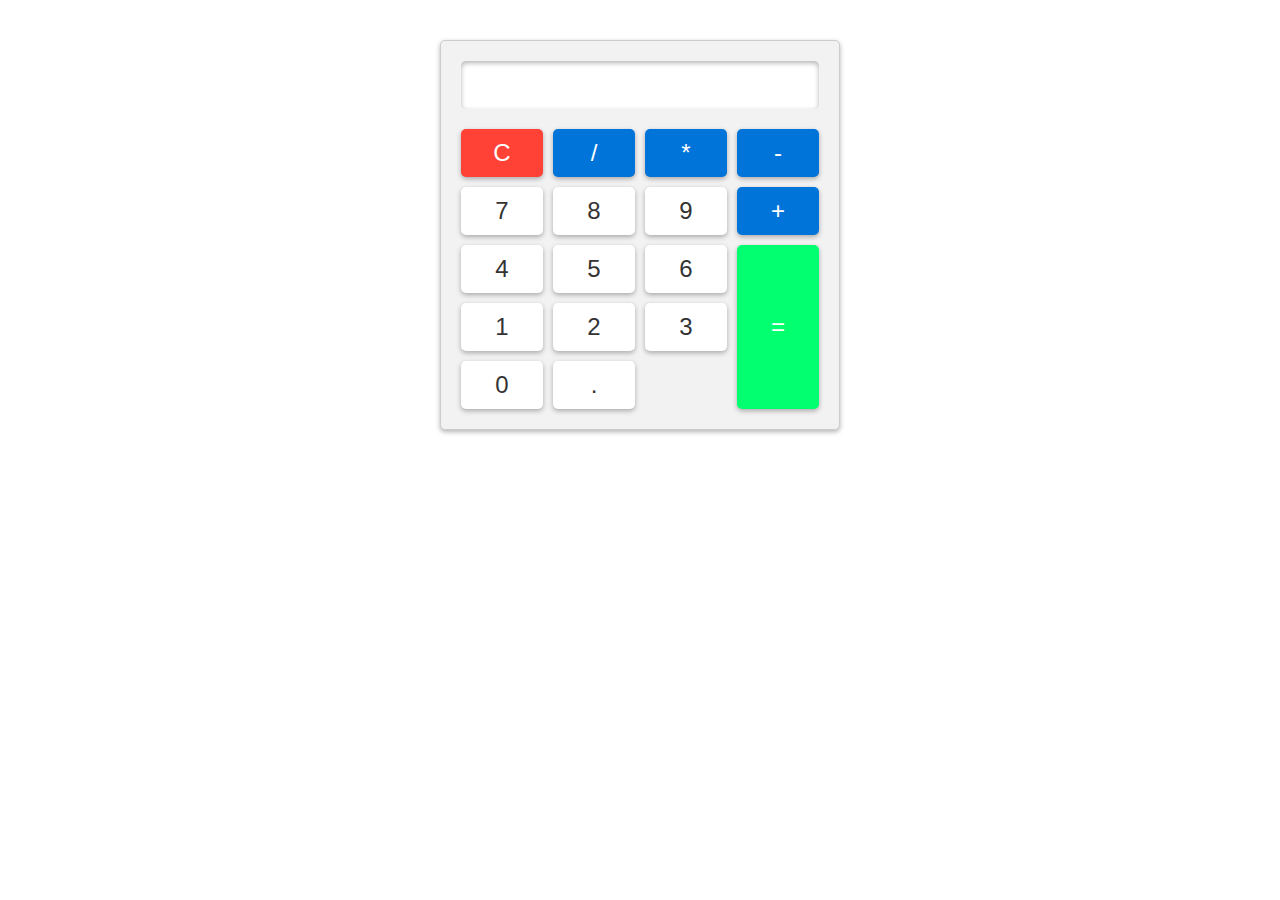
<file: Basic calculator/index.html>
<!DOCTYPE html>
<html lang="en">
<head>
    <meta charset="UTF-8">
    <meta http-equiv="X-UA-Compatible" content="IE=edge">
    <meta name="viewport" content="width=device-width, initial-scale=1.0">
    <title>Basic Calculator</title>
    <link rel="stylesheet" href="style.css">
</head>
<body>
    <div class="calculator">
        <input type="text" id="result" readonly>
        <div class="buttons">
            <button class="clear">C</button>
            <button class="operator">/</button>
            <button class="operator">*</button>
            <button class="operator">-</button>
            <button class="number">7</button>
            <button class="number">8</button>
            <button class="number">9</button>
            <button class="operator">+</button>
            <button class="number">4</button>
            <button class="number">5</button>
            <button class="number">6</button>
            <button class="equals">=</button>
            <button class="number">1</button>
            <button class="number">2</button>
            <button class="number">3</button>
            <button class="number">0</button>
            <button class="decimal">.</button>
        </div>
    </div>
    <script src="index.js"></script>
</body>
</html>
</file>
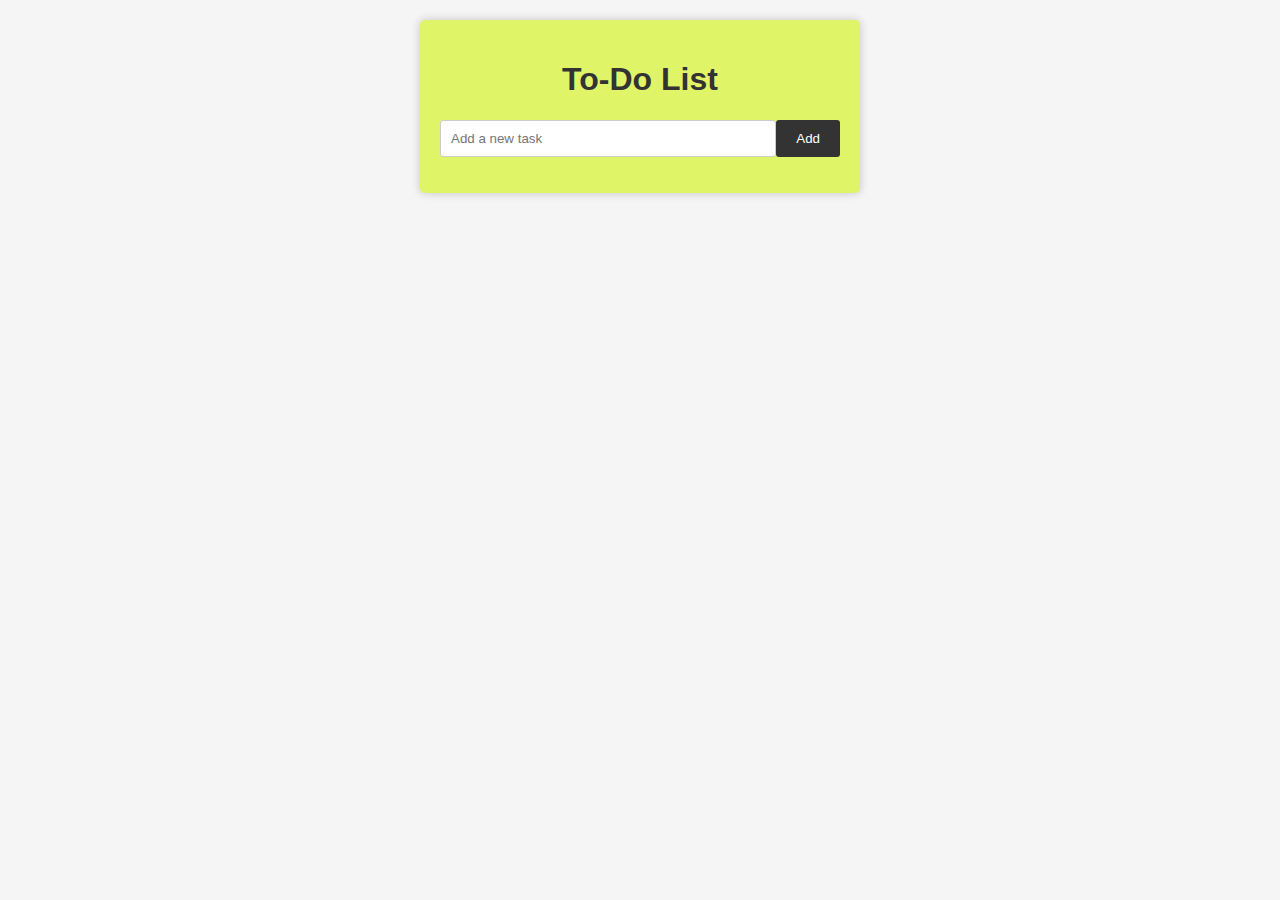
<file: To-Do List/index.html>
<!DOCTYPE html>
<html lang="en">
<head>
    <meta charset="UTF-8">
    <meta name="viewport" content="width=device-width, initial-scale=1.0">
    <link rel="stylesheet" href="style.css">
    <title>To-Do List</title>
</head>
<body>
    <div class="container">
        <h1>To-Do List</h1>
        <div class="input-container">
            <input type="text" id="task" placeholder="Add a new task">
            <button id="addTask">Add</button>
        </div>
        <ul id="taskList"></ul>
    </div>
    <script src="script.js"></script>
</body>
</html>
</file>
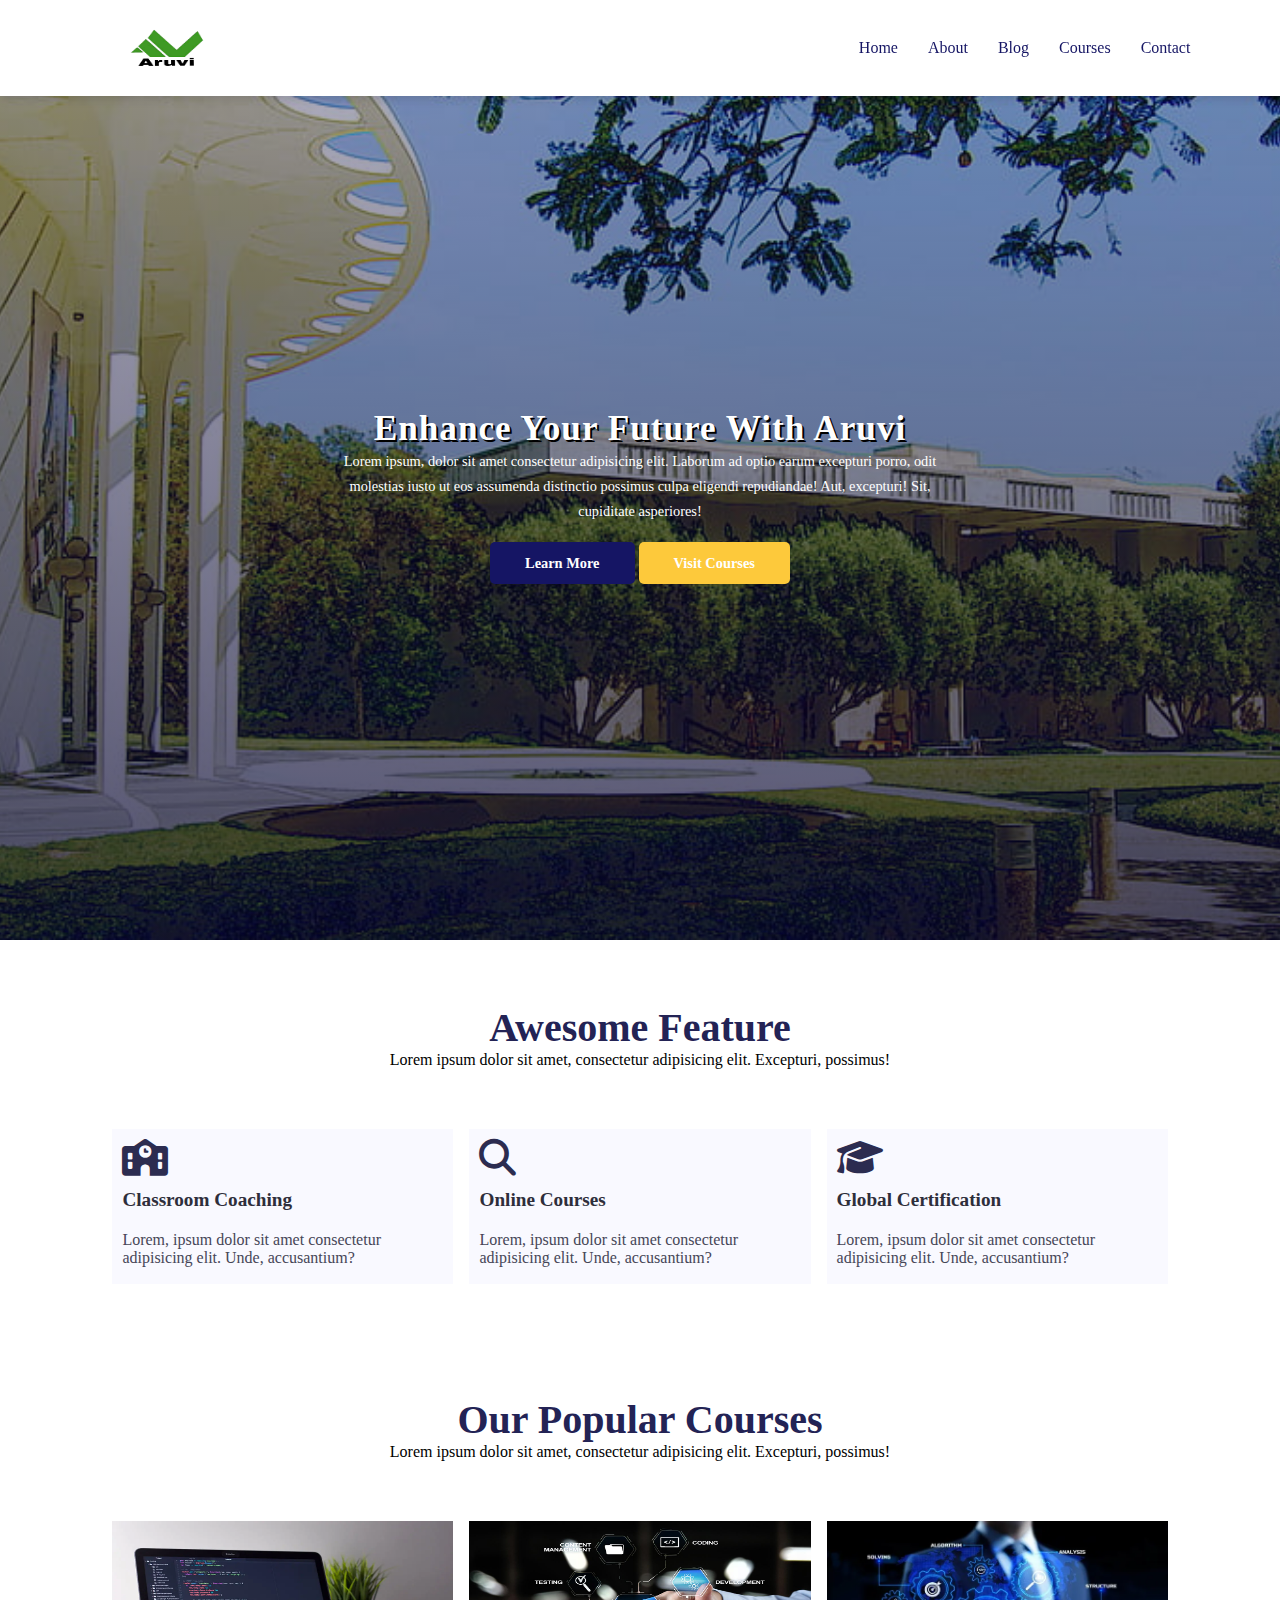
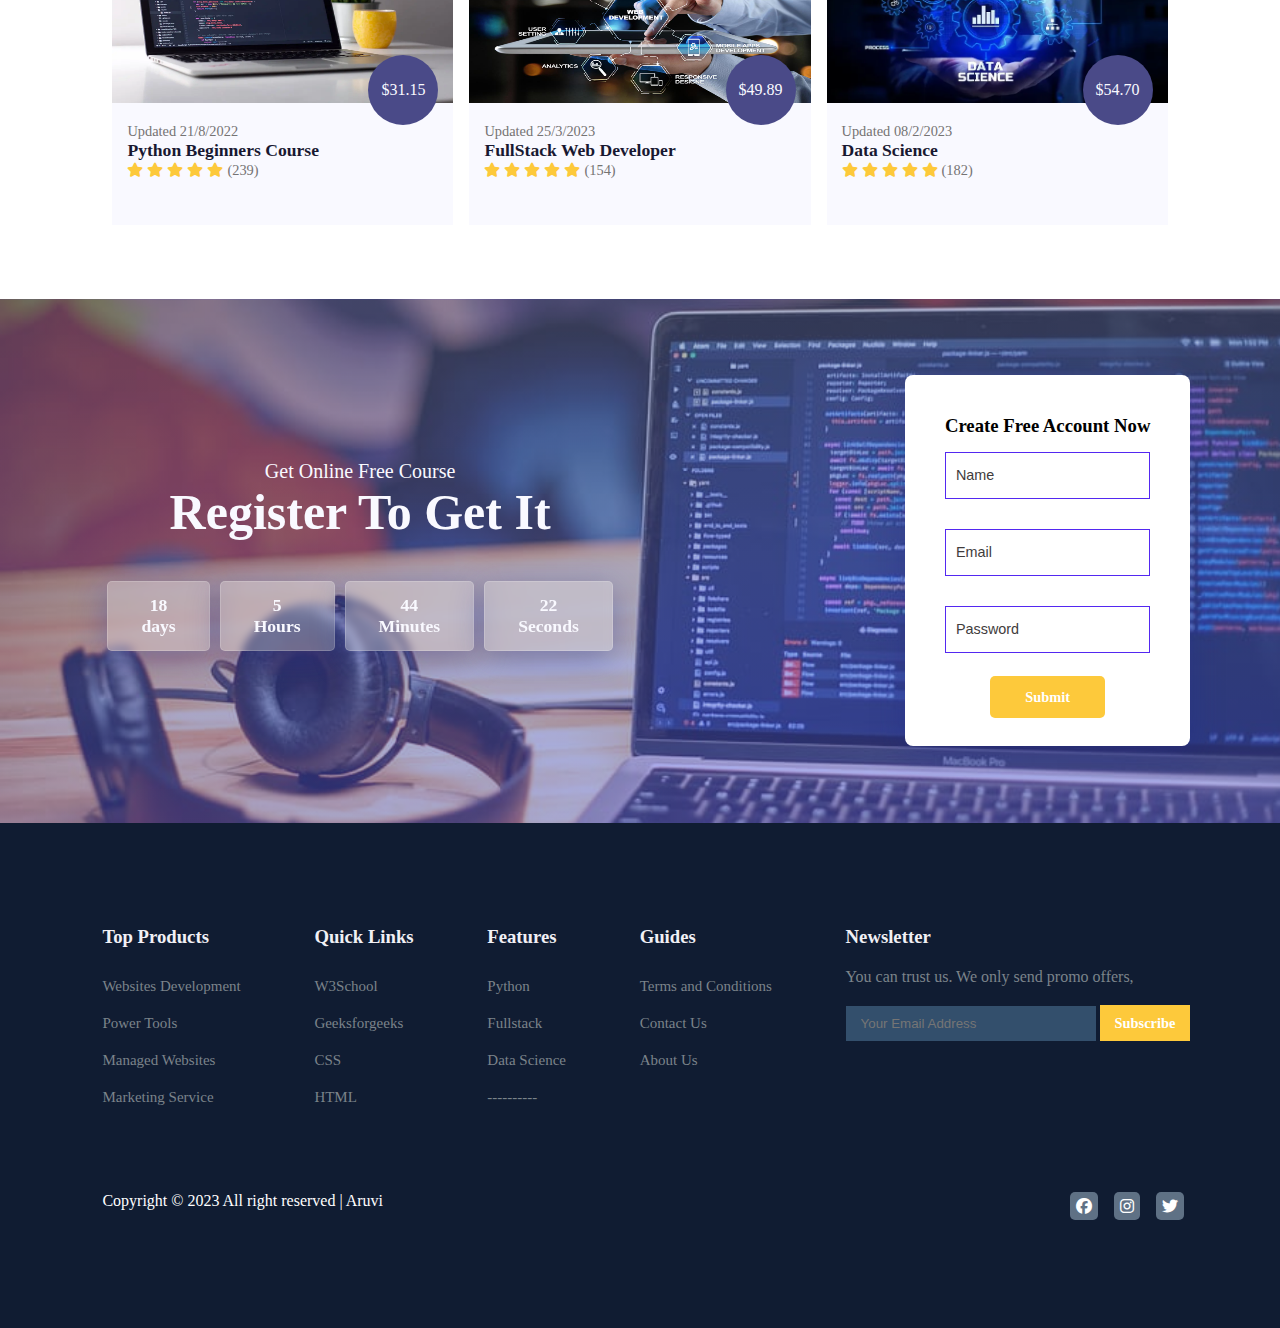
<file: Aruvi institute Website Home page/aruvi.html>
<!DOCTYPE html>
<html lang="en">
<head>
    <meta charset="UTF-8">
    <meta name="viewport" content="width=device-width, initial-scale=1.0">
    <link rel="stylesheet" href="aruvi.css">
    <link rel="stylesheet" href="https://cdnjs.cloudflare.com/ajax/libs/font-awesome/6.4.0/css/all.min.css">
    <title>Document</title>
</head>
<body>
    <nav>
        <img src="images/aruvi1.jpg" alt="logo" width="100px" height="100px">
        <div class="navigation">
            <ul>
                <li><a href="#">Home</a></li>
                <li><a href="#">About</a></li>
                <li><a href="#">Blog</a></li>
                <li><a href="#">Courses</a></li>
                <li><a href="#">Contact</a></li>
            </ul>
            
        </div>
    </nav>
    <!-- Home -->
    <section id="home">
        <h2>Enhance Your Future With Aruvi</h2>
        <p>Lorem ipsum, dolor sit amet consectetur adipisicing elit. Laborum ad optio earum excepturi porro, odit molestias iusto ut eos assumenda distinctio possimus culpa eligendi repudiandae! Aut, excepturi! Sit, cupiditate asperiores!</p>
        <div class="btm">
            <a class="blue" href="#">Learn More</a>
            <a class="yellow" href="#">Visit Courses</a>
        </div>
    </section>

    <!-- features -->

    <section id="features">
        <h1>Awesome Feature</h1>
        <p>Lorem ipsum dolor sit amet, consectetur adipisicing elit. Excepturi, possimus!</p>
        <div class="fea-base">
            <div class="fea-box">
                <i class="fa-solid fa-school"></i>
                <h3>Classroom Coaching</h3>
                <p>Lorem, ipsum dolor sit amet consectetur adipisicing elit. Unde, accusantium?</p>
            </div>
            <div class="fea-box">
                <i class="fa-solid fa-magnifying-glass"></i>
                <h3>Online Courses</h3>
                <p>Lorem, ipsum dolor sit amet consectetur adipisicing elit. Unde, accusantium?</p>
            </div>
            <div class="fea-box">
                <i class="fa-solid fa-graduation-cap"></i>
                <h3>Global Certification</h3>
                <p>Lorem, ipsum dolor sit amet consectetur adipisicing elit. Unde, accusantium?</p>
            </div>
        </div>
    </section>

    <!-- Course -->

    <section id="course">
        <h1>Our Popular Courses</h1>
        <p>Lorem ipsum dolor sit amet, consectetur adipisicing elit. Excepturi, possimus!</p>
        <div class="course-box">
            <div class="courses">
                <img src="images/java.jpg" alt="img">
                <div class="details">
                    <span>Updated 21/8/2022</span>
                    <h6>Python Beginners Course</h6>
                    <div class="star">
                        <i class="fas fa-star"></i>
                        <i class="fas fa-star"></i>
                        <i class="fas fa-star"></i>
                        <i class="fas fa-star"></i>
                        <i class="fas fa-star"></i>
                        <span>(239)</span>
                    </div>
                </div>
                <div class="cost">
                $31.15
                </div>
            </div>
            <div class="courses">
                <img src="images/full.jpg" alt="">
                <div class="details">
                    <span>Updated 25/3/2023</span>
                    <h6>FullStack Web Developer</h6>
                    <div class="star">
                        <i class="fas fa-star"></i>
                        <i class="fas fa-star"></i>
                        <i class="fas fa-star"></i>
                        <i class="fas fa-star"></i>
                        <i class="fas fa-star"></i>
                        <span>(154)</span>
                    </div>
                </div>
                <div class="cost">
                $49.89
                </div>
            </div>
            <div class="courses">
                <img src="images/data.jpg" alt="">
                <div class="details">
                    <span>Updated 08/2/2023</span>
                    <h6>Data Science</h6>
                    <div class="star">
                        <i class="fas fa-star"></i>
                        <i class="fas fa-star"></i>
                        <i class="fas fa-star"></i>
                        <i class="fas fa-star"></i>
                        <i class="fas fa-star"></i>
                        <span>(182)</span>
                    </div>
                </div>
                <div class="cost">
                $54.70
                </div>
            </div>
        </div>
    </section>
    <section id="registration">
        <div class="reminder">
            <p>Get Online Free Course</p>
            <h1>Register To Get It</h1>
            <div class="time">
                <div class="date">
                    18 <br> days
                </div>
                <div class="date">
                    5 <br> Hours
                </div>
                <div class="date">
                    44 <br> Minutes
                </div>
                <div class="date">
                    22 <br> Seconds
                </div>
            </div>
        </div>

        <div class="form">
            <h3>Create Free Account Now</h3>
            <input type="text" placeholder="Name" name="" id="">
            <input type="text" placeholder="Email" name="" id="">
            <input type="password" placeholder="Password" name="" id="">
            <div class="btm">
                <a class="yellow" href="#">Submit</a>
            </div>
        </div>
    </section>
    <!-- footer -->
    <footer>
        <div class="footer-col">
            <h3>Top Products</h3>
            <li>Websites Development</li>
            <li>Power Tools</li>
            <li>Managed Websites</li>
            <li>Marketing Service</li>
        </div>
        <div class="footer-col">
            <h3>Quick Links</h3>
            <li>W3School</li>
            <li>Geeksforgeeks</li>
            <li>CSS</li>
            <li>HTML</li>
        </div>
        <div class="footer-col">
            <h3>Features</h3>
            <li>Python</li>
            <li>Fullstack</li>
            <li>Data Science</li>
            <li>----------</li>
        </div>
        <div class="footer-col">
            <h3>Guides</h3>
            <li>Terms and Conditions</li>
            <li>Contact Us</li>
            <li>About Us</li>
        </div>
        <div class="footer-col">
            <h3>Newsletter</h3>
            <p>You can trust us. We only send promo offers,</p>
            <div class="subscribe">
                <input type="text" placeholder="Your Email Address">
                <a href="#" class="yellow">Subscribe</a>
            </div>
        </div>
        <div class="copyright">
            <p>Copyright &#169 2023 All right reserved | Aruvi</p>
            <div class="pro-links">
                <i class="fab fa-facebook"></i>
                <i class="fab fa-instagram"></i>
                <i class="fab fa-twitter"></i>
            </div>
        </div>
    </footer>
</file>
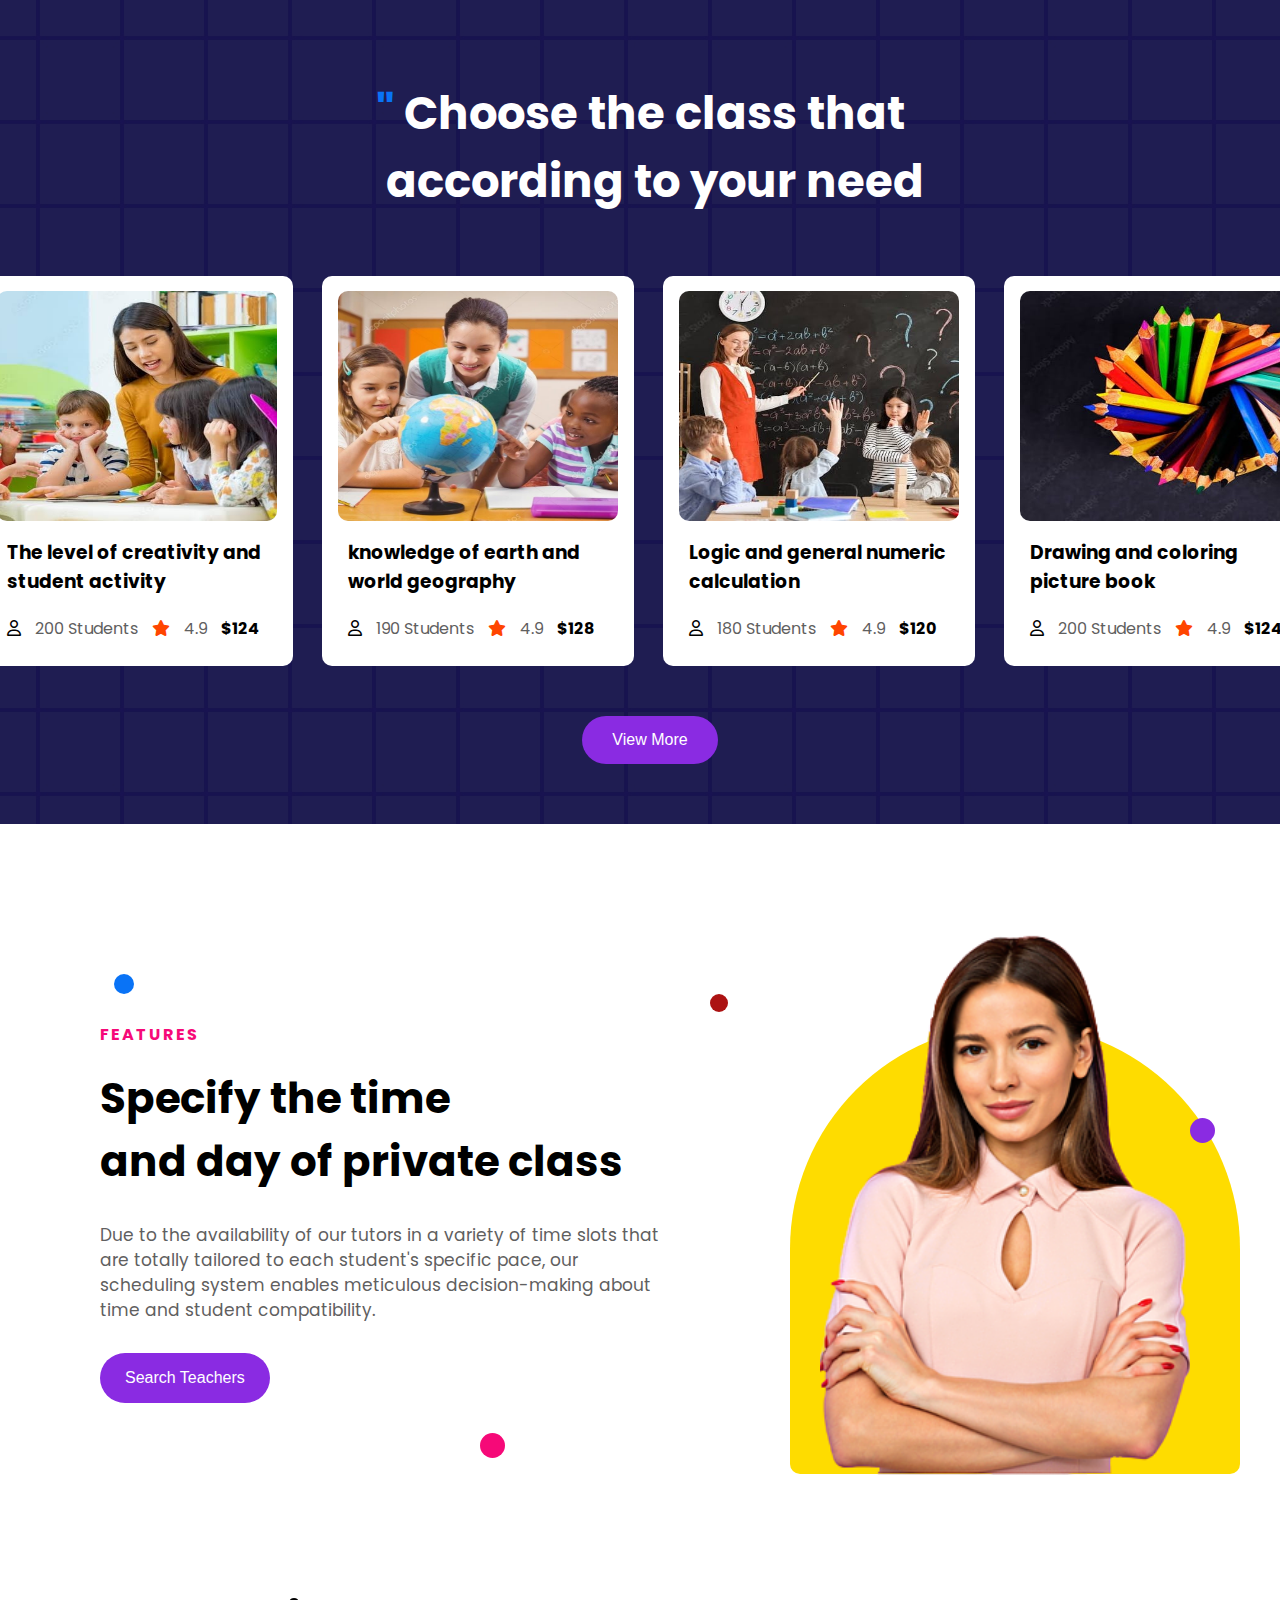
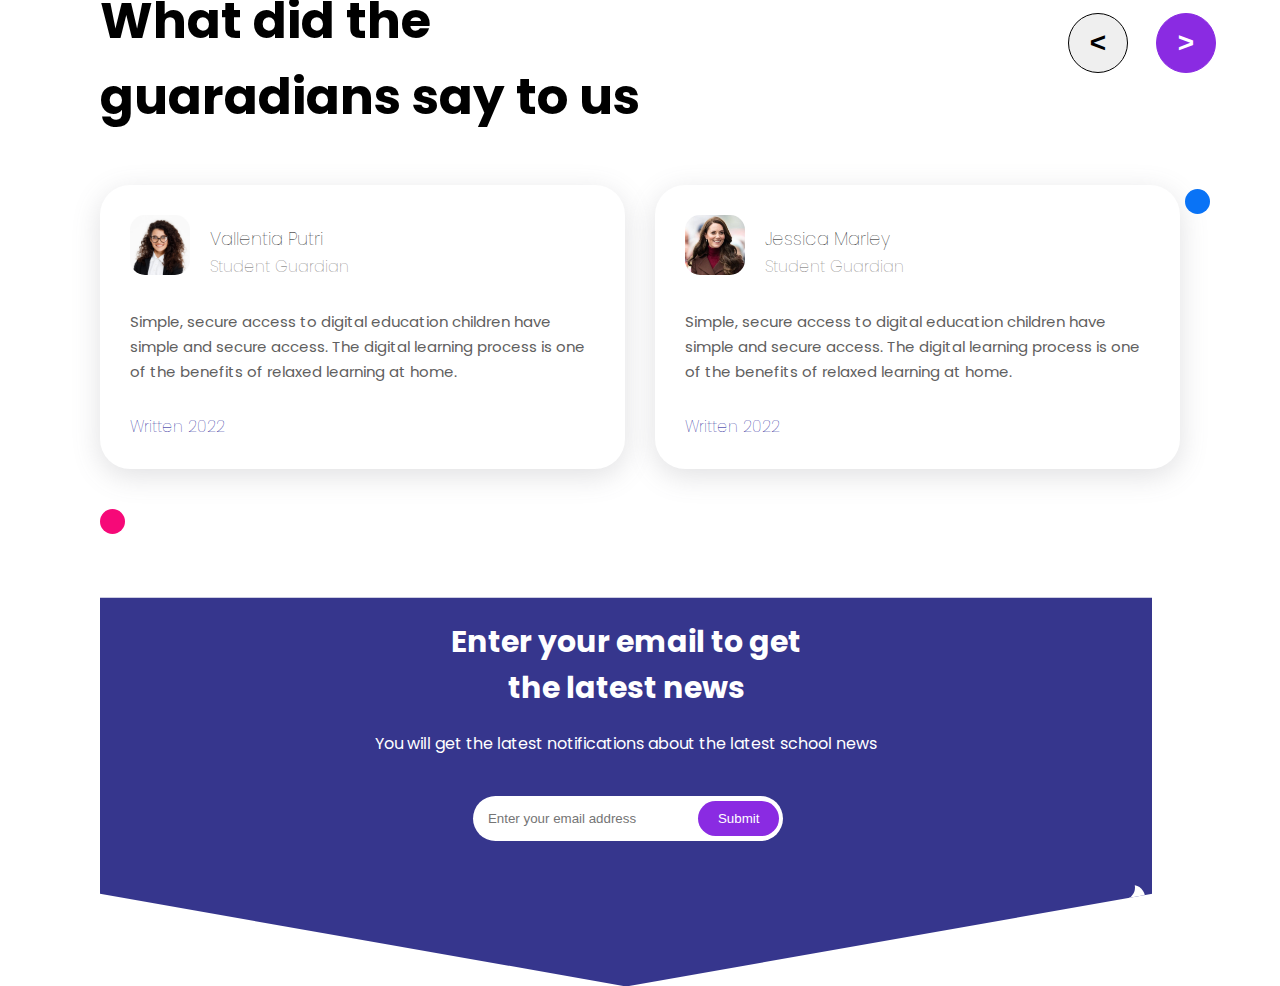
<file: School features web page/features.html>
<!DOCTYPE html>
<html lang="en">
  <head>
    <meta charset="UTF-8" />
    <meta name="viewport" content="width=device-width, initial-scale=1.0" />
    <link
      rel="stylesheet"
      href="https://cdnjs.cloudflare.com/ajax/libs/font-awesome/6.4.0/css/all.min.css"/>
      <link rel="preconnect" href="https://fonts.googleapis.com">
<link rel="preconnect" href="https://fonts.gstatic.com" crossorigin>
<link href="https://fonts.googleapis.com/css2?family=Poppins:wght@500&display=swap" rel="stylesheet">
      <link rel="stylesheet" href="features.css"/>
    <title>Document</title>
  </head>
  <body>
    <section class="top">
      <div class="course">
        <h1><span>"</span> Choose the class that <br />&nbsp;&nbsp;&nbsp;according to your need</h1>
        <div class="course-box">
          <div class="courses">
            <img src="Images/tf.jpg" alt="" height="230px" width="280px" />
            <div class="details">
              <h3>The level of creativity and <br />student activity</h3>
              <div class="star">
                <i class="fa-regular fa-user"></i>
                <span id="num">200 Students</span>
                <i id="st" class="fas fa-star"></i>
                <span id="ratings">4.9</span>
                <span id="cost">$124</span>
              </div>
            </div>
          </div>
          <div class="courses">
            <img src="Images/ts.jpg" alt="" height="230px" width="280px" />
            <div class="details">
              <h3>knowledge of earth and <br />world geography</h3>
              <div class="star">
                <i class="fa-regular fa-user"></i>
                <span id="num">190 Students</span>
                <i id="st" class="fas fa-star"></i>
                <span id="ratings">4.9</span>
                <span id="cost">$128</span>
              </div>
            </div>
          </div>
          <div class="courses">
            <img src="Images/tt.jpg" alt="" height="230px" width="280px" />
            <div class="details">
              <h3>Logic and general numeric <br />calculation</h3>
              <div class="star">
                <i class="fa-regular fa-user"></i>
                <span id="num">180 Students</span>
                <i id="st" class="fas fa-star"></i>
                <span id="ratings">4.9</span>
                <span id="cost">$120</span>
              </div>
            </div>
          </div>
          <div class="courses">
            <img src="Images/pen.jpg" alt="" height="230px" width="280px" />
            <div class="details">
              <h3>Drawing and coloring <br />picture book</h3>
              <div class="star">
                <i class="fa-regular fa-user"></i>
                <span id="num">200 Students</span>
                <i id="st" class="fas fa-star"></i>
                <span id="ratings">4.9</span>
                <span id="cost">$124</span>
              </div>
            </div>
          </div>
        </div>
        <button class="btn">View More</button>
      </div>
    </section>
    <section class="mains">
      <div class="main">
        <div class="fea">
          <div class="cir1"></div>
          <h5>FEATURES</h5>
          <h1>Specify the time <br>and day of private class</h1>
          <p>Due to the availability of our tutors in a variety of time slots that <br>are totally tailored to each student's specific pace, our <br>scheduling system enables meticulous decision-making about <br>time and student compatibility.</p>
          <button>Search Teachers</button>
          <div class="cir2"></div>
        </div>
        <div class="img">
          <div class="cir3"></div>
          <div class="bg"></div>
          <img id="image"src="Images/pic.png" alt="">
          <div class="cir4"></div>
        </div>
      </div>
    </section>
    <section class="profile">
      <div class="head">
        <div class="h">
          <h1>What did the <br>guaradians say to us</h1>
        </div>
        <div class="arrow">
          <button type="submit">&lt;</button>
          <button type="submit" id="p">&gt;</button>
        </div>
      </div>
      <div class="pro">
        <div class="first">
          <div class="t">
            <img src="Images/t1.jpg" alt="img" height="60px" width="60px">
            <h1><span>Vallentia Putri</span><br>Student Guardian</h1>
          </div>
          <p>Simple, secure access to digital education children have simple and secure access. The digital learning process is one of the benefits of relaxed learning at home.</p>
          <h3>Written 2022</h3>
          <div class="cir5"></div>
        </div>
        <div class="second">
          <div class="t">
            <img src="Images/t2.jpg" alt="img" height="60px" width="60px">
            <h1><span>Jessica Marley</span><br>Student Guardian</h1>
          </div>
          <p>Simple, secure access to digital education children have simple and secure access. The digital learning process is one of the benefits of relaxed learning at home.</p>
          <h3>Written 2022</h3>
          <div class="cir6"></div>
        </div>
      </div>
    </section>
    <section class="third">
      <div class="mail">
        <div class="email">
          <div class="cir12"></div>
          <h1>Enter your email to get <br>the latest news</h1>
          <p>You will get the latest notifications about the latest school news</p>
          <div class="input">
            <input type="email" placeholder="Enter your email address">
            <button type="submit">Submit</button>
            <div class="cir11"></div>
          </div>
        </div>
      </div>
    </section>
  </body>
</html>
</file>
<file: Basic calculator/style.css>
* {
  box-sizing: border-box;
  margin: 0;
}

.calculator {
  background-color: #f2f2f2;
  padding: 20px;
  max-width: 400px;
  margin: 0 auto;
  border: solid 1px #ccc;
  box-shadow: 0 2px 5px rgba(0, 0, 0, 0.3);
  border-radius: 5px;
  margin-top: 40px;
}

#result{
    width: 100%;
    padding: 10px;
    font-size: 24px;
    border: none;
    box-shadow: 0 2px 5px rgba(0, 0, 0, 0.3) inset;
    border-radius: 5px;
}

.buttons{
    display: grid;
    grid-template-columns: repeat(4, 1fr);
    grid-gap: 10px;
    margin-top: 20px;
}

button{
    padding: 10px;
    font-size: 24px;
    border: none;
    box-shadow: 0 2px 5px rgba(0, 0, 0, 0.3);
    border-radius: 5px;
    cursor: pointer;
    transition: background-color 0.3s ease;

}

button:hover{
    background-color: #ddd;
}

.clear{
    background-color: #ff4136;
    color: #fff;
}

.number, .decimal{
    background-color: #fff;
    color: #333;

}

.operator{
    background-color: #0074d9;
    color: #fff;
}

.equals{
    background-color: #01ff70;
    grid-row: span 3;
    color: #fff;
}
</file>
<file: To-Do List/style.css>
body {
    font-family: Arial, sans-serif;
    background-color: #f5f5f5;
    margin: 0;
    padding: 0;
}

.container {
    max-width: 400px;
    margin: 20px auto;
    background-color: #dff467;
    padding: 20px;
    border-radius: 5px;
    box-shadow: 0px 0px 10px rgba(0, 0, 0, 0.2);
}

h1 {
    text-align: center;
    color: #333;
}

.input-container {
    display: flex;
}

input[type="text"] {
    flex: 1;
    padding: 10px;
    border: 1px solid #ccc;
    border-radius: 3px;
}

button {
    padding: 10px 20px;
    background-color: #333;
    color: #fff;
    border: none;
    border-radius: 3px;
    cursor: pointer;
}

button:hover {
    background-color: #555;
}

ul {
    list-style: none;
    padding: 0;
}

li {
    display: flex;
    justify-content: space-between;
    align-items: center;
    border: 1px solid #ccc;
    border-radius: 3px;
    margin: 5px 0;
    padding: 10px;
    background-color: #fff;
}

li:hover {
    background-color: #f5f5f5;
}

.delete-button {
    background-color: #ff3333;
    color: #fff;
    border: none;
    border-radius: 3px;
    padding: 5px 10px;
    cursor: pointer;
}
</file>
<file: Aruvi institute Website Home page/aruvi.css>
h1{
    font-size: 2.5em;
    font-weight: 700;
    color: rgb(35,35,85);
}

span{
    font-size: .9rem;
    color: #757373;
}

h6{
    font-size: 1.1rem;
    color: rgb(24,24,49);
}

*{
    margin: 0;
    padding: 0;
}

/* Navigation */
nav{
    position: fixed;
    width: 85%;
    background-color: white;
    display: flex;
    flex-direction: row;
    justify-content: space-between;
    align-items: center;
    padding: 1vw 8vw;
    box-shadow: 2px 2px 10px rgba(0,0,0,0.15);
    z-index: 1;
}

nav img{
    width: 130px;
    cursor: pointer;
    height: 70px;
}

nav .navigation ul{
    display: flex;
    justify-content: flex-end;
    align-items: center;
}

nav .navigation ul li{
    list-style: none;
    margin-left: 30px;
}

nav .navigation ul li a{
    text-decoration: none;
    color: rgb(21,21,100);
    font-size: 16px;
    font-weight: 500;
    transition: 0.3s ease;
}

nav .navigation ul li a:hover{
    color: #FDC93B;
}

/* Home */

#home{
    background-image: linear-gradient(rgba(9,5,54,0.3),rgba(5,4,46,0.7)),url("images/college.jpg");
    width: 100%;
    height: 100vh;
    background-size: cover;
    background-position: center;
    display: flex;
    flex-direction: column;
    justify-content: center;
    align-items: center;
    text-align: center;
    padding-top: 40px;
}

#home h2{
    color: white;
    font-size: 2.2rem;
    letter-spacing: 1px;
    text-shadow: black 2px 2px;
}

#home p{
    width: 50%;
    color: white;
    font-size: 0.9rem;
    line-height: 25px;
}

#home .btm{
    margin-top: 30px;
}

#home a{
    text-decoration: none;
    font-size: 0.9rem;
    padding: 13px 35px ;
    background-color: white;
    font-weight: 600;
    border-radius: 5px;
}

#home a.blue{
    color: white;
    background-color: rgb(21,21,100);
    transition: 0.3s ease;
}

#home a.blue:hover{
    color: rgb(21,21,100);
    background-color: white;
}

#home a.yellow{
    color: white;
    background-color: #FDC93B;
    transition: 0.3s ease;
}

#home a.yellow:hover{
    color: rgb(21,21,100);
    background-color: white;
}

/* Features */

#features{
    padding: 5vw 8vw 0 8vw;
    text-align: center;
}

#features .fea-base{
    display: grid;
    grid-template-columns: repeat(auto-fit, minmax(320px,1fr));
    grid-gap: 1rem;
    margin-top: 50px;
    padding: 10px;
}

#features .fea-box{
    background-color: #F9F9FF;
    text-align: start;
    padding: 10px;
}

#features .fea-box i{
    font-size: 2.3rem;
    color: rgb(44,44,80);
}

#features .fea-box h3{
    font-size: 1.2rem;
    font-weight: 600;
    color: rgb(46,46,59);
    padding: 13px 0 7px 0;
}

#features .fea-box p{
    font-size: 1rem;
    font-weight: 400;
    color: rgb(70,70,87);
    padding: 13px 0 7px 0;
}

/* course */

#course{
    padding: 8vw 8vw 5vw 8vw;
    text-align: center;
}

#course .course-box{
    display: grid;
    grid-template-columns: repeat(auto-fit, minmax(320px,1fr));
    grid-gap: 1rem;
    margin-top: 50px;
    padding: 10px;
}

#course .courses{
    text-align: start;
    background-color: #F9F9FF;
    height: 100%;
    position: relative;
}

#course .courses img{
    width: 100%;
    height: 60%;
    background-size: cover;
    background-position: center;
}

#course .courses .details{
    padding: 15px 15px 0 15px;
}

#course .courses .details i{
    color: #FDC93B;
    font-size: .9rem;
}

#course .courses .cost{
    background-color: rgb(74,74,136);
    color: #F9F9FF;
    line-height: 70px;
    width: 70px;
    height: 70px;
    text-align: center;
    border-radius: 50%;
    position: absolute;
    right: 15px;
    bottom: 100px;
}

/* Registration */

#registration{
    padding: 6vw 8vw 6vw 8vw;
    background-image: linear-gradient(rgba(99,112,168,0.5),rgba(81,91,223,0.5)),url("images/laptop.jpg");
    width: 85%;
    height: 100%;
    background-position: center;
    /* background-repeat: no-repeat;*/
    background-size: cover;
    display: flex;
    justify-content: space-between;
    align-items: center;
    text-align: center;
}

#registration .reminder{
    color: #F9F9FF;
    font-size: 20px;
}

#registration .reminder h1{
    color: #F9F9FF;
    }

#registration .reminder .time{
    display: flex;
    margin-top: 40px;
    }

#registration .reminder .time .date{
    text-align: center;
    padding: 13px 33px;
    background: rgba(255,255,255,0.25);
    backdrop-filter: blur(4px);
    box-shadow: 0 8px 32px 0 rgba(31,38,135,0.37);
    border-radius: 5px;
    margin: 0 5px 10px 5px;
    border: 1px solid rgba(255, 255, 255, 0.18);
    font-size: 1.1rem;
    font-weight: 600;
    }

#registration .form{
    background: #fff;
    border-radius: 8px;
    display: flex;
    flex-direction: column;
    padding: 40px;
    box-shadow: 0 8px 32px 0 rgba(31,38,135,0.37);
}

#registration .form input{
    margin: 15px 0;
    padding: 15px 10px;
    border: 1px solid rgb(84,40,241);
    outline: none;
} 

#registration .form a.yellow{
    text-decoration: none;
    font-size: 0.9rem;
    padding: 13px 35px ;
    background-color: white;
    font-weight: 600;
    border-radius: 5px;
    color: #fff;
    background: #FDC93B;
    transition: 0.3s ease;
}

#registration .form a.yellow:hover{
    color: rgb(21,21,100);
    background: #fff;
}

#registration .form .btm{
    margin-top: 20px;
}

#registration .form ::placeholder{
    color: #413c3c;
    font-weight: 500;
    font-size: 0.9rem;
}

/* footer */

footer{
    padding: 8vw;
    width: 85%;
    background-color: #101C32;
    display: flex;
    justify-content: space-between;
    align-items: flex-start;
    flex-wrap: wrap;
}

footer .footer-col{
    padding-bottom: 40px;
}

footer h3{
    color: rgb(241,240,245);
    font-weight: 600;
    padding-bottom: 20px;
}

footer li{
    list-style: none;
    color: #7b838a;
    padding: 10px 0;
    font-size: 15px;
    cursor: pointer;
    transition: 0.3s ease-in;
}

footer li:hover{
    color: rgb(241,240,245);
}

footer p{
    color: #7b838a;
}

footer .subscribe{
    margin-top: 20px;
}

footer input{
    width: 220px;
    padding: 10px 15px;
    background: #334F6C;
    border: none;
    outline: none;
    color: #fff;
}

footer .subscribe a{
    text-decoration: none;
    font-size: 0.9rem;
    padding: 10px 15px ;
    background-color: white;
    font-weight: 600;
}

footer .subscribe a.yellow{
    color: white;
    background-color: #FDC93B;
    transition: 0.3s ease;
}

footer .subscribe a.yellow:hover{
    color: rgb(21,21,100);
    background-color: white;
}

footer .copyright{
    margin-top: 20px;
    display: flex;
    justify-content: space-between;
    align-items: center;
    width: 100%;
    flex-wrap: wrap;
}

footer .copyright .pro-links{
    margin-top: 10px;
}

footer .copyright p{
    color: #fff;
}

footer .copyright .pro-links i{
    background-color: #5f7185;
    color: #fff;
    padding: 6px;
    margin: 6px;
    border-radius: 5px;
}

footer .copyright .pro-links i:hover{
    background-color: #FDC93B;
    color: #2c2c2c;
}
</file>
<file: School features web page/features.css>
*{
    margin: 0px;
    padding: 0px;
}
body{
    /* overflow-x: hidden; */
    font-family: 'Poppins', sans-serif;
}
.top{
    background-image: url("Images/grids.jpg");
    background-repeat: no-repeat;
    /* background-size: cover; */
    text-align: center;
    /* position: absolute; */
    width: 100%;
}
.top .course{
    /* position: relative; */
    width: 100%;
    /* height: 100%; */
    background-color: rgba(7, 4, 63, 0.9);
}
.top .course span{
    color: rgb(9, 115, 246);
}
.top .course h1{
    color: white;
    padding: 80px 0px 30px 0px;
    font-size: 45px;
    text-align: center;
}
.top .course .course-box{
    display: grid;
    grid-auto-flow: column;
    width: 100%;
    margin: 30px 0px;
    grid-gap: 45px;
    /* overflow-x: hidden; */
    justify-content: center;
}
.top .course .course-box .courses{
    padding: 15px 8px;
    background-color: white;
    border-radius: 10px;
    width: 100%;
}
.top .course .course-box .courses span{
    color: rgb(95, 96, 96);
}
.top .course .course-box .courses img{
    border-radius: 10px;
}
.top .course .course-box .courses .details{
    text-align: left;
    padding-left: 18px;
}
.top .course .course-box .courses .details h3{
    padding: 10px 0px;
}
.top .course .course-box .courses .details .star{
    padding: 10px 0px;
}
.top .course .course-box .courses .details .star #st{
    color: orangered;
}
.top .course .course-box .courses .details .star #cost{
    margin-left: 10px;
    font-weight: bold;
    color: black;
}
.top .course .course-box .courses .details .star #num{
    margin: 0px 10px;
}
.top .course .course-box .courses .details .star #ratings{
    margin-left: 10px;
}
.btn{
    margin:20px 0px 60px 20px;
    padding: 15px 30px;
    border-radius: 40px;
    color: white;
    background-color: blueviolet;
    border: none;
    font-size: 16px;
}
@media (max-width:320px) {
    .top .course h1{
        font-size: 20px;
    }
    .top .course .course-box{
        display: grid;
        grid-auto-flow: row;
    }
}
.mains{
    margin: 200px 100px;
    width: 100%;
}
.main{
    display: flex;
}
.main .fea{
    width: 50%;
    margin-top: -50px;
}
.main .fea h5{
    margin-bottom: 20px;
    font-size: 16px;
    color: rgb(246, 9, 120);
    letter-spacing: 2px;
}
.main .fea h1{
    font-weight: bold;
    font-size: 42px;
}
.main .fea p{
    margin: 30px 0px 30px 0px;
    font-size: 17px;
    line-height: 25px;
    width: 600px;
    color: rgb(95, 96, 96);
}
.main .fea .cir1{
    height: 20px;
    width: 20px;
    background-color: rgb(9, 115, 246);
    border-radius: 50%;
    margin-bottom: 28px;
    margin-left: 14px;
}
.main .fea .cir2{
    height: 25px;
    width: 25px;
    background-color: rgb(246, 9, 120);
    border-radius: 50%;
    margin-left: 380px;
    margin-top: 30px;
}
.main .fea button{
    background-color: blueviolet;
    border: none;
    color: white;
    padding: 16px 25px;
    border-radius: 40px;
    font-size: 16px;
}
.main .img{
    width: 50%;
}
.main .img .cir3{
    height: 18px;
    width: 18px;
    background-color: rgb(172, 18, 18);
    border-radius: 50%;
    position: absolute;
    margin-left: -30px;
    margin-top: -30px;
}
.main .img .cir4{
    height: 25px;
    width: 25px;
    background-color: blueviolet;
    border-radius: 50%;
    position: absolute;
    margin-top: -365px;
    margin-left: 450px;
    display: flex;
}
.main .img .bg{
    height: 450px;
    width: 450px;
    margin-top: 0px;
    background-color: rgb(254, 220, 0);
    border-top-right-radius: 50%;
    border-top-left-radius: 50%;
    border-bottom-left-radius: 10px;
    border-bottom-right-radius: 10px;
    position: absolute;
    margin-left: 50px;
}
.main .img #image{
    position: relative;
    margin-top: -98px;
    margin-left: 80px;
    height: 550px;
    width: 370px;
}
.profile{
    margin: -100px 100px 100px 100px;
}
.profile .head{
    display: flex;
    justify-content: space-between;
}
.profile .head .h{
    font-size: 25px;
}
.profile .head .arrow{
    display: flex;
    margin-right: -50px;
    margin-top: 30px;
}
.profile .head .arrow button{
    margin: 0px 14px;
    border: 1.5px solid black;
    height: 60px;
    width: 60px;
    border-radius: 50%;
    font-size: 28px;
    font-weight: bold;
    cursor: pointer;
}
.profile .head .arrow #p{
    background-color: blueviolet;
    border-color: blueviolet;
    color: white;
}
.profile .pro{
    display: flex;
    margin: 50px 0px;
    width: 100%;
}
.profile .pro .first{
    width: 50%;
    padding: 30px;
    /* border: 2px solid black; */
    box-shadow: rgba(100, 100, 111, 0.2) 0px 7px 29px 0px;
    margin-right: 30px;
    border-radius: 30px;
}
.first p{
    padding: 30px 0px;
    font-size: 15px;
    line-height: 25px;
    color: rgb(95, 96, 96);
}
.first h3{
    font-size: 16px;
    font-weight: lighter;
    color: darkblue;
}
.first .cir5{
    height: 25px;
    width: 25px;
    background-color: rgb(246, 9, 120);
    border-radius: 50%;
    margin-left: -30px;
    margin-top: 70px;
    position: absolute;
}
.t{
    display: flex;
}
.t img{
    border-radius: 15px;
}
.t h1{
    padding-left: 20px;
    font-size: 16px;
    font-weight: lighter;
    line-height: 1.6;
    margin-top: 10px;
    color: rgb(95, 96, 96);
}
.t span{
    font-size: 18px;
    color: black;
}
.profile .pro .second{
    width: 50%;
    padding: 30px;
    /* border: 2px solid black; */
    border-radius: 30px;
    box-shadow: rgba(100, 100, 111, 0.2) 0px 7px 29px 0px;
}
.second p{
    padding: 30px 0px;
    font-size: 15px;
    line-height: 25px;
    color: rgb(95, 96, 96);
}
.second h3{
    font-size: 16px;
    font-weight: lighter;
    color: darkblue;
}
.second .cir6{
    height: 25px;
    width: 25px;
    background-color: rgb(9, 115, 246);
    border-radius: 50%;
    margin-left: 500px;
    margin-top: -250px;
    position: absolute;
}
.mail{
    margin: 0px 100px;
    text-align: center;
    /* background-image: url("maths.jpg"); */
    
    padding: 0px 100px 100px 100px;
    width: 84%;
    height: 500px;
    margin-top: -200px;
    margin-left: 0px;
    position: absolute;
    border-color: white;
}
.mail .email{
    background-color: rgba(4, 4, 113,.8);
    /* background-image: url("maths.jpg"); */
    margin: 0px;
    clip-path: polygon(0 37%,100% 37%,100% 85%,50% 100%,0 85%);
    position: absolute;
    z-index: 5;
    padding: 150px;
    width: 59%;
    border-color: white;
}
.email h1{
    margin-top: 100px;
    font-size: 30px;
    color: white;
}
.email p{
    color: white;
    padding: 20px 0px;
}
.email input{
    margin-top: 20px;
    padding: 15px;
    width: 280px;
    border-radius: 30px;
    position: absolute;
    margin-left: 0px;
    border: none;
}
.email button{
    position: relative;
    padding: 10px 20px;
    border-radius: 20px;
    border: none;
    background-color: blueviolet;
    color: white;
    margin-left: 225px;
    margin-top: 25px;
}
.email::after{
    content:'';
    position: absolute;
    width: 25px;
    height: 25px;
    background: transparent;
    border-radius: 50%;
    box-shadow: 10px 10px 0 white;
    margin: 39px 484px;
}
</file>
